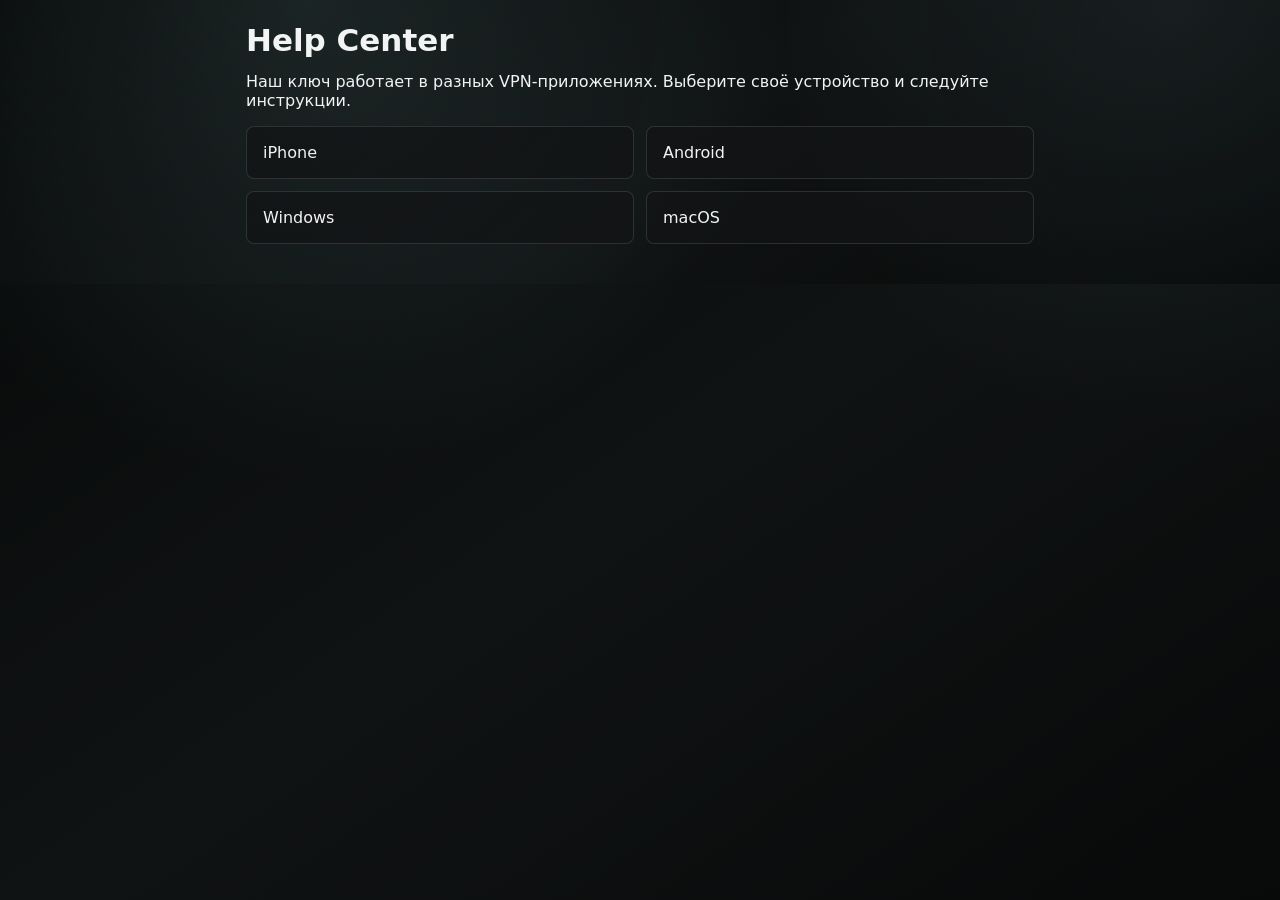
<file: static/help.html>
﻿<!doctype html><html lang="ru"><head><meta charset="utf-8"/><meta name="viewport" content="width=device-width, initial-scale=1"/><title>Help Center</title><link rel="stylesheet" href="/static/styles.css"/></head><body><main class="help-shell"><h1>Help Center</h1><p>Наш ключ работает в разных VPN-приложениях. Выберите своё устройство и следуйте инструкции.</p><section class="help-card-grid"><a class="help-card" href="/help/ios">iPhone</a><a class="help-card" href="/help/android">Android</a><a class="help-card" href="/help/windows">Windows</a><a class="help-card" href="/help/macos">macOS</a></section></main></body></html>
</file>
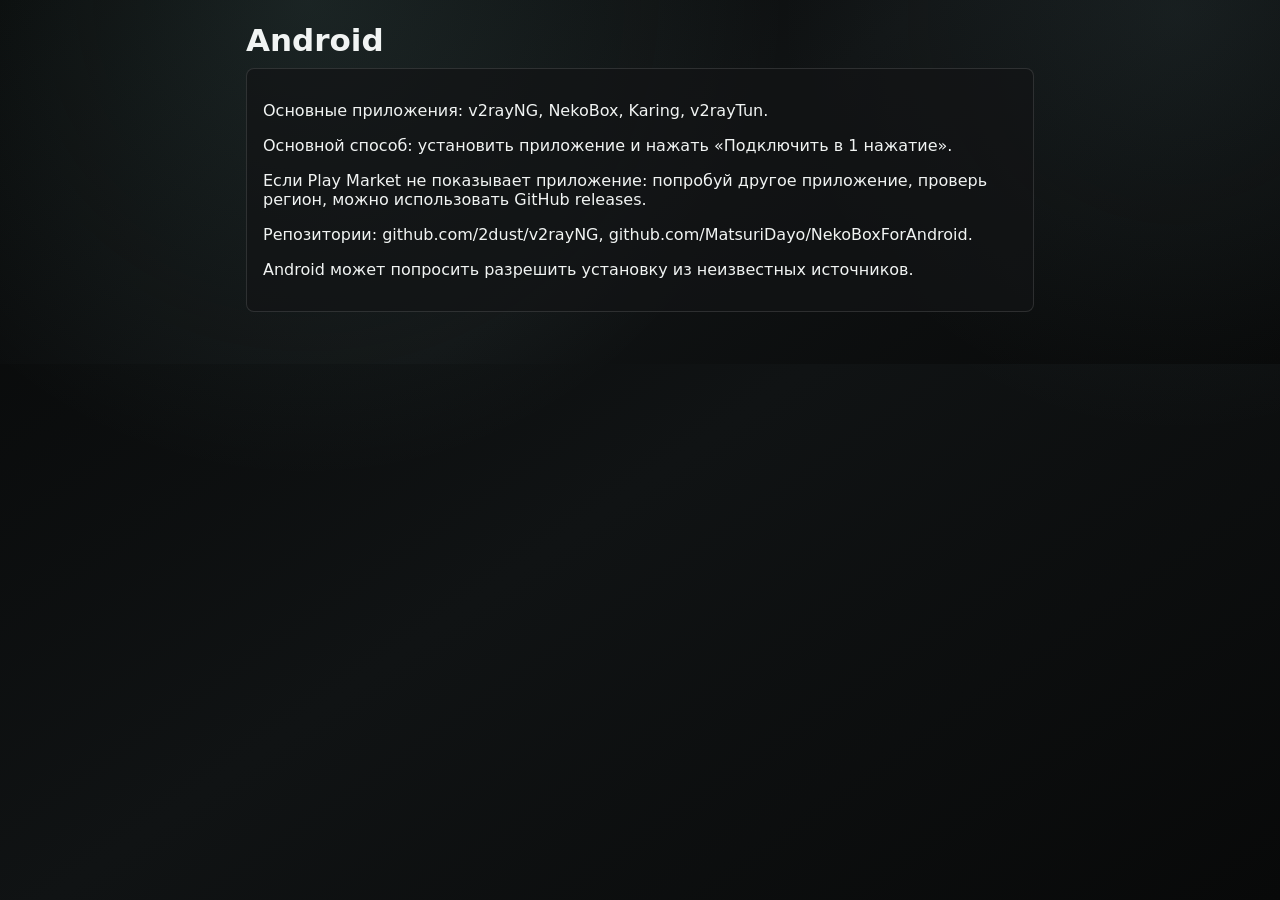
<file: static/help_android.html>
﻿<!doctype html><html lang="ru"><head><meta charset="utf-8"/><meta name="viewport" content="width=device-width, initial-scale=1"/><title>Android Help</title><link rel="stylesheet" href="/static/styles.css"/></head><body><main class="help-shell"><h1>Android</h1><div class="help-block"><p>Основные приложения: v2rayNG, NekoBox, Karing, v2rayTun.</p><p>Основной способ: установить приложение и нажать «Подключить в 1 нажатие».</p><p>Если Play Market не показывает приложение: попробуй другое приложение, проверь регион, можно использовать GitHub releases.</p><p>Репозитории: github.com/2dust/v2rayNG, github.com/MatsuriDayo/NekoBoxForAndroid.</p><p>Android может попросить разрешить установку из неизвестных источников.</p></div></main></body></html>
</file>
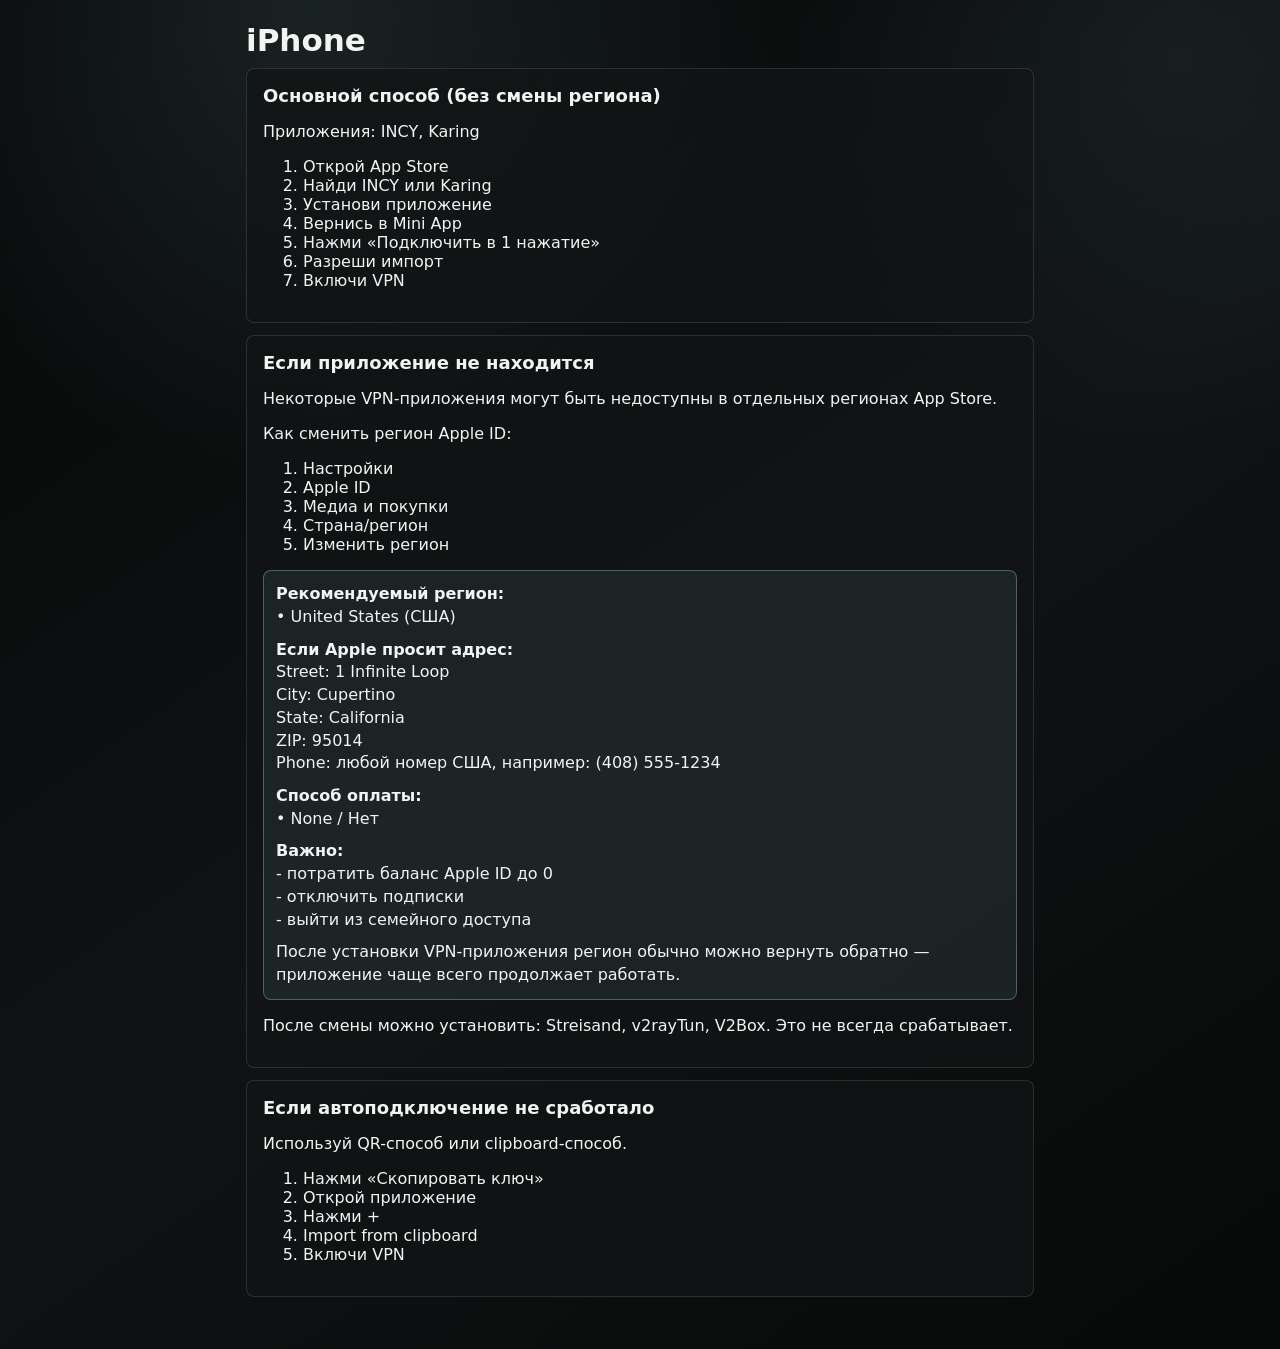
<file: static/help_ios.html>
﻿<!doctype html><html lang="ru"><head><meta charset="utf-8"/><meta name="viewport" content="width=device-width, initial-scale=1"/><title>iPhone Help</title><link rel="stylesheet" href="/static/styles.css"/></head><body><main class="help-shell"><h1>iPhone</h1><div class="help-block"><h2>Основной способ (без смены региона)</h2><p>Приложения: INCY, Karing</p><ol><li>Открой App Store</li><li>Найди INCY или Karing</li><li>Установи приложение</li><li>Вернись в Mini App</li><li>Нажми «Подключить в 1 нажатие»</li><li>Разреши импорт</li><li>Включи VPN</li></ol></div><div class="help-block"><h2>Если приложение не находится</h2><p>Некоторые VPN-приложения могут быть недоступны в отдельных регионах App Store.</p><p>Как сменить регион Apple ID:</p><ol><li>Настройки</li><li>Apple ID</li><li>Медиа и покупки</li><li>Страна/регион</li><li>Изменить регион</li></ol><div class="help-alert"><p><strong>Рекомендуемый регион:</strong><br>• United States (США)</p><p><strong>Если Apple просит адрес:</strong><br>Street: 1 Infinite Loop<br>City: Cupertino<br>State: California<br>ZIP: 95014<br>Phone: любой номер США, например: (408) 555-1234</p><p><strong>Способ оплаты:</strong><br>• None / Нет</p><p><strong>Важно:</strong><br>- потратить баланс Apple ID до 0<br>- отключить подписки<br>- выйти из семейного доступа</p><p>После установки VPN-приложения регион обычно можно вернуть обратно — приложение чаще всего продолжает работать.</p></div><p>После смены можно установить: Streisand, v2rayTun, V2Box. Это не всегда срабатывает.</p></div><div class="help-block"><h2>Если автоподключение не сработало</h2><p>Используй QR-способ или clipboard-способ.</p><ol><li>Нажми «Скопировать ключ»</li><li>Открой приложение</li><li>Нажми +</li><li>Import from clipboard</li><li>Включи VPN</li></ol></div></main></body></html>
</file>
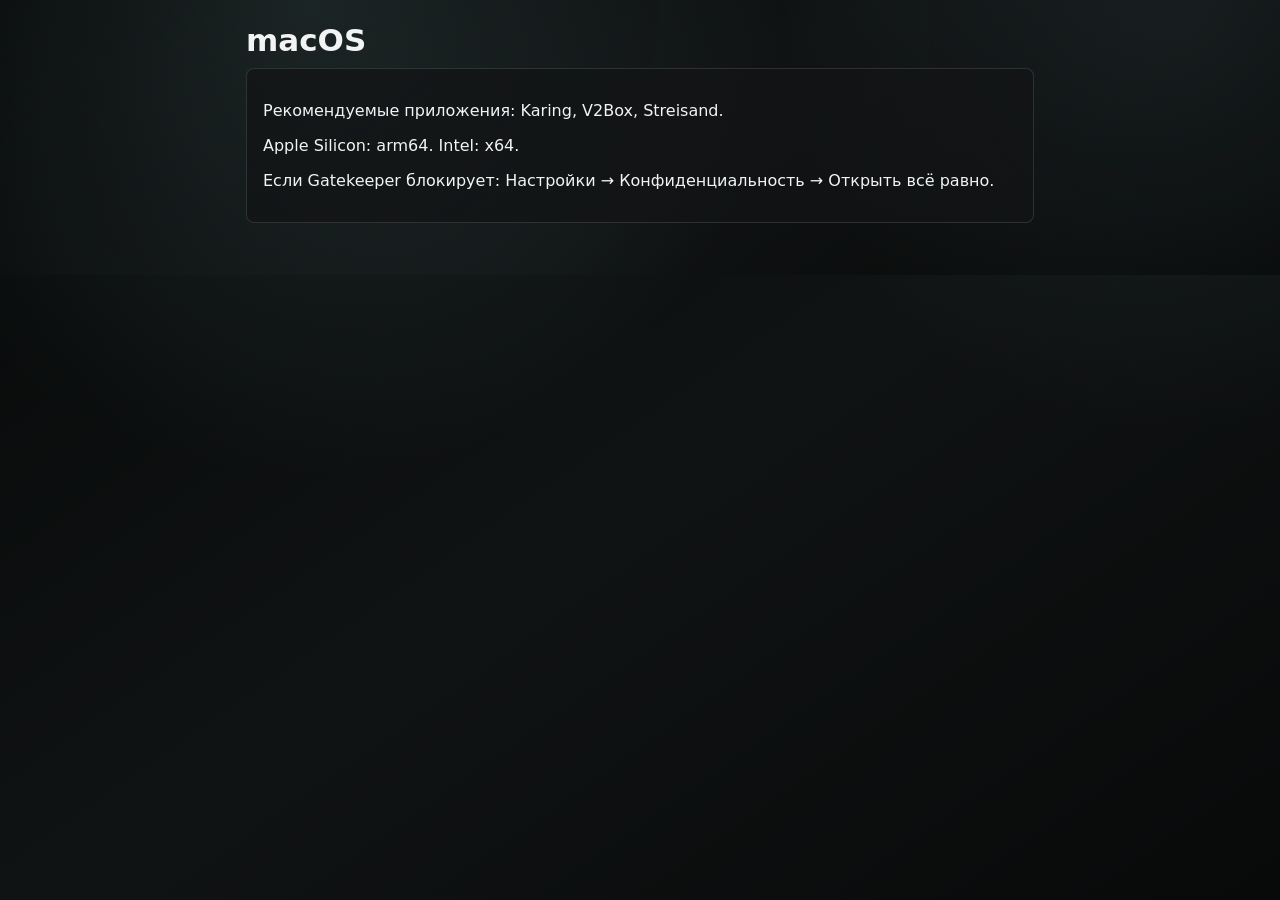
<file: static/help_macos.html>
﻿<!doctype html><html lang="ru"><head><meta charset="utf-8"/><meta name="viewport" content="width=device-width, initial-scale=1"/><title>macOS Help</title><link rel="stylesheet" href="/static/styles.css"/></head><body><main class="help-shell"><h1>macOS</h1><div class="help-block"><p>Рекомендуемые приложения: Karing, V2Box, Streisand.</p><p>Apple Silicon: arm64. Intel: x64.</p><p>Если Gatekeeper блокирует: Настройки → Конфиденциальность → Открыть всё равно.</p></div></main></body></html>
</file>
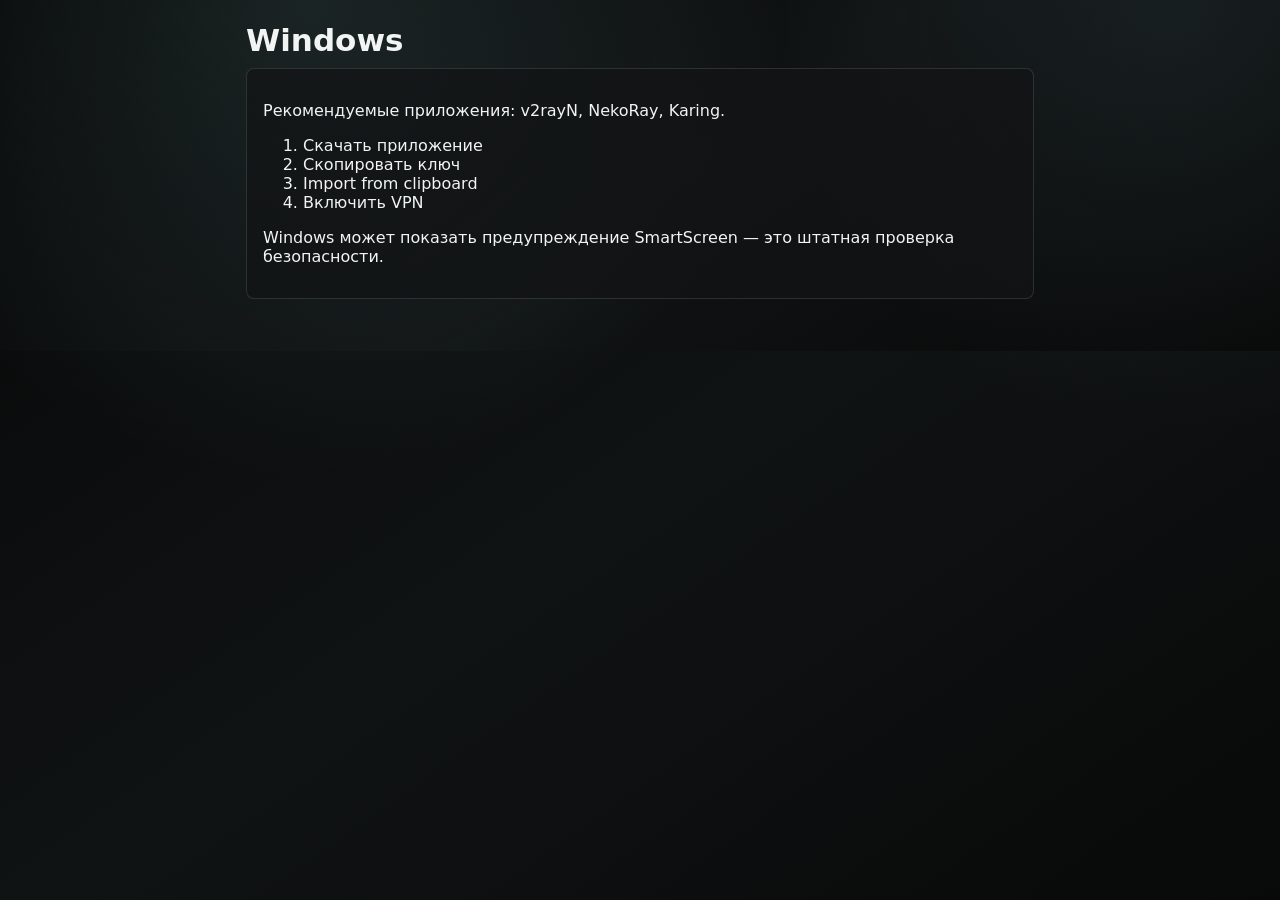
<file: static/help_windows.html>
﻿<!doctype html><html lang="ru"><head><meta charset="utf-8"/><meta name="viewport" content="width=device-width, initial-scale=1"/><title>Windows Help</title><link rel="stylesheet" href="/static/styles.css"/></head><body><main class="help-shell"><h1>Windows</h1><div class="help-block"><p>Рекомендуемые приложения: v2rayN, NekoRay, Karing.</p><ol><li>Скачать приложение</li><li>Скопировать ключ</li><li>Import from clipboard</li><li>Включить VPN</li></ol><p>Windows может показать предупреждение SmartScreen — это штатная проверка безопасности.</p></div></main></body></html>
</file>
<file: static/styles.css>
:root {
  color-scheme: dark;
  --bg: #070808;
  --panel: rgba(18, 20, 21, 0.72);
  --panel-strong: rgba(20, 23, 24, 0.94);
  --text: #f1f4f3;
  --muted: #8d9697;
  --cyan: #a7eee9;
  --blue: #91c9d0;
  --pink: #9e8fb0;
  --lime: #a8ead1;
  --danger: #ff6b6b;
  --line: rgba(255, 255, 255, 0.12);
  --shadow: 0 24px 70px rgba(0, 0, 0, 0.42);
  font-family: Inter, ui-sans-serif, system-ui, -apple-system, BlinkMacSystemFont, "Segoe UI", sans-serif;
}

* {
  box-sizing: border-box;
}

html,
body {
  margin: 0;
  min-height: 100%;
  background:
    radial-gradient(circle at 24% 0%, rgba(167, 238, 233, 0.11), transparent 30rem),
    radial-gradient(circle at 92% 4%, rgba(145, 201, 208, 0.08), transparent 25rem),
    linear-gradient(145deg, #060707 0%, #101314 52%, #080909 100%);
  color: var(--text);
}

button,
input {
  font: inherit;
}

button {
  border: 0;
  border-radius: 8px;
  background: linear-gradient(135deg, #dffbf7, #8fd3d5);
  color: #051010;
  cursor: pointer;
  font-weight: 800;
  min-height: 62px;
  padding: 0 20px;
  box-shadow: 0 14px 38px rgba(143, 211, 213, 0.16);
  transition: transform 180ms ease, filter 180ms ease, opacity 180ms ease;
}

button:active {
  transform: translateY(1px) scale(0.99);
}

button.secondary {
  background: rgba(255, 255, 255, 0.075);
  color: var(--text);
  border: 1px solid var(--line);
  box-shadow: none;
}

button.quiet {
  min-height: 48px;
  opacity: 0.88;
}

button.mini {
  min-height: 36px;
  padding: 0 12px;
  font-size: 13px;
}

.hidden {
  display: none !important;
}

.browser-placeholder {
  color: var(--text);
  display: none;
  min-height: 100vh;
  place-items: center;
  padding: 24px;
  text-align: center;
}

.landing-page {
  display: grid;
  min-height: 100vh;
  overflow: hidden;
  place-items: center;
  position: relative;
}

.landing-page::before {
  animation: landingGlow 9s ease-in-out infinite alternate;
  background:
    radial-gradient(circle at 30% 22%, rgba(167, 238, 233, 0.16), transparent 28rem),
    radial-gradient(circle at 76% 18%, rgba(158, 143, 176, 0.13), transparent 24rem);
  content: "";
  inset: -20%;
  position: absolute;
}

.landing-grid {
  animation: gridDrift 18s linear infinite;
  background-image:
    linear-gradient(rgba(255, 255, 255, 0.055) 1px, transparent 1px),
    linear-gradient(90deg, rgba(255, 255, 255, 0.055) 1px, transparent 1px);
  background-size: 42px 42px;
  inset: 0;
  mask-image: linear-gradient(to bottom, transparent, #000 18%, #000 74%, transparent);
  opacity: 0.32;
  position: absolute;
}

.landing-hero {
  padding: 28px 22px;
  position: relative;
  text-align: center;
  z-index: 2;
}

.landing-kicker {
  color: var(--cyan);
  font-size: 12px;
  font-weight: 800;
  letter-spacing: 0.18em;
  margin: 0 0 12px;
  text-transform: uppercase;
}

.landing-hero h1 {
  font-size: clamp(42px, 14vw, 82px);
  line-height: 0.95;
  margin: 0;
  text-shadow: 0 0 36px rgba(167, 238, 233, 0.16);
  white-space: normal;
}

.landing-subtitle {
  color: var(--muted);
  font-size: clamp(17px, 4.4vw, 22px);
  margin: 18px auto 26px;
  max-width: 340px;
}

.landing-button {
  align-items: center;
  background: linear-gradient(135deg, #dffbf7, #8fd3d5);
  border-radius: 8px;
  box-shadow: 0 18px 46px rgba(143, 211, 213, 0.2), 0 0 32px rgba(167, 238, 233, 0.1);
  color: #051010;
  display: inline-flex;
  font-weight: 900;
  justify-content: center;
  min-height: 58px;
  padding: 0 22px;
  text-decoration: none;
}

.landing-link-note {
  color: var(--muted);
  font-size: 14px;
  margin: 14px 0 0;
}

.landing-mascot {
  animation: mascotFloat 6s ease-in-out infinite;
  bottom: 6vh;
  filter: grayscale(0.18) saturate(0.95) drop-shadow(0 0 36px rgba(167, 238, 233, 0.12));
  max-width: 430px;
  opacity: 0.2;
  pointer-events: none;
  position: fixed;
  right: -120px;
  width: 86vw;
  z-index: 1;
}

@keyframes landingGlow {
  from {
    opacity: 0.72;
    transform: scale(1);
  }

  to {
    opacity: 1;
    transform: scale(1.06);
  }
}

@keyframes gridDrift {
  from {
    background-position: 0 0;
  }

  to {
    background-position: 42px 84px;
  }
}

@keyframes mascotFloat {
  0%,
  100% {
    transform: translate3d(0, 0, 0) rotate(-2deg);
  }

  50% {
    transform: translate3d(-8px, -18px, 0) rotate(1deg);
  }
}

button:disabled {
  cursor: progress;
  filter: saturate(0.5);
  opacity: 0.68;
}

button.danger {
  border-color: rgba(255, 107, 107, 0.35);
  color: #ffd6d6;
}

.app-shell {
  width: min(100%, 520px);
  margin: 0 auto;
  padding: calc(24px + env(safe-area-inset-top)) 18px calc(32px + env(safe-area-inset-bottom));
  position: relative;
  z-index: 1;
}

.topbar {
  align-items: center;
  display: flex;
  justify-content: space-between;
  margin: 8px 0 22px;
}

.brand-lockup {
  align-items: center;
  display: flex;
  gap: 12px;
  min-width: 0;
}

.brand-emblem {
  aspect-ratio: 1;
  border: 1px solid rgba(167, 238, 233, 0.18);
  border-radius: 8px;
  box-shadow: 0 0 28px rgba(167, 238, 233, 0.08);
  height: 54px;
  object-fit: cover;
  opacity: 0.88;
  width: 54px;
}

.mascot-watermark {
  bottom: 35%;
  filter: grayscale(0.25) saturate(0.85);
  left: 50%;
  max-width: 520px;
  opacity: 0.18;
  pointer-events: none;
  position: fixed;
  transform: translateX(-50%);
  width: 105vw;
  z-index: 0;
}

.eyebrow,
small,
.section-title span {
  color: var(--muted);
  letter-spacing: 0;
  margin: 0;
}

h1,
h2 {
  letter-spacing: 0;
  margin: 0;
}

h1 {
  font-size: 31px;
  line-height: 1.04;
  white-space: nowrap;
}

h2 {
  font-size: 18px;
}

.glass {
  background: var(--panel);
  border: 1px solid var(--line);
  border-radius: 8px;
  box-shadow: var(--shadow);
  backdrop-filter: blur(24px);
}

.status-panel {
  padding: 22px;
}

.status-orbit {
  align-items: center;
  display: flex;
  gap: 14px;
  margin-bottom: 14px;
}

.status-orbit.inactive span {
  background: var(--danger);
  box-shadow: 0 0 0 8px rgba(255, 107, 107, 0.09), 0 0 26px rgba(255, 107, 107, 0.55);
}

.status-orbit span {
  width: 18px;
  height: 18px;
  border-radius: 50%;
  background: var(--lime);
  box-shadow: 0 0 0 8px rgba(168, 234, 209, 0.08), 0 0 26px rgba(168, 234, 209, 0.38);
}

.expiry-line {
  color: var(--muted);
  font-size: 15px;
  margin: 0;
}

.device-card {
  background: rgba(255, 255, 255, 0.055);
  border: 1px solid var(--line);
  border-radius: 8px;
}

.actions {
  display: grid;
  gap: 11px;
  grid-template-columns: 1fr;
  margin: 16px 0 22px;
}

.access-actions {
  display: grid;
  gap: 11px;
  grid-template-columns: 1fr;
}

.key-panel {
  padding: 16px;
  margin-top: 14px;
}

.admin-panel {
  display: grid;
  gap: 12px;
  margin: 0 0 22px;
  padding: 16px;
}

.admin-sheet {
  max-height: min(86vh, 720px);
  overflow: auto;
}

.admin-users,
.admin-debug,
.admin-user-card {
  display: grid;
  gap: 10px;
}

.admin-debug,
.admin-user-row,
.admin-user-card {
  background: rgba(255, 255, 255, 0.055);
  border: 1px solid var(--line);
  border-radius: 8px;
  padding: 12px;
}

.admin-user-row {
  color: var(--text);
  display: grid;
  gap: 4px;
  min-height: 0;
  position: relative;
  text-align: left;
  touch-action: manipulation;
  width: 100%;
  -webkit-tap-highlight-color: transparent;
}

.admin-user-row * {
  pointer-events: none;
}

.admin-user-row.loading {
  opacity: 0.74;
}

.admin-user-row span,
.admin-meta {
  color: var(--muted);
  font-size: 13px;
  line-height: 1.45;
}

.admin-row-loader,
.admin-card-loader {
  color: var(--cyan);
  font-size: 13px;
}

.admin-card-loader {
  border: 2px solid rgba(255, 255, 255, 0.16);
  border-top-color: var(--cyan);
  border-radius: 50%;
  height: 26px;
  margin-top: 8px;
  width: 26px;
  animation: spin 850ms linear infinite;
}

.admin-actions {
  display: grid;
  gap: 8px;
  grid-template-columns: 1fr;
  margin-top: 12px;
}

.diagnostics summary {
  cursor: pointer;
  font-weight: 900;
  list-style: none;
  min-height: 44px;
  display: flex;
  align-items: center;
  touch-action: manipulation;
}

.diagnostics summary::-webkit-details-marker {
  display: none;
}

.diagnostics summary::after {
  content: "+";
  color: var(--cyan);
  margin-left: auto;
}

.diagnostics[open] summary::after {
  content: "-";
}

.diagnostics-grid {
  display: grid;
  gap: 6px;
  padding-top: 8px;
}

.section-title {
  align-items: center;
  display: flex;
  justify-content: space-between;
  gap: 12px;
  margin-bottom: 12px;
}

.qr-wrap {
  display: grid;
  min-height: 220px;
  place-items: center;
  padding: 10px 0 6px;
}

.qr-wrap img {
  background: #081019;
  border: 1px solid rgba(73, 245, 212, 0.25);
  border-radius: 8px;
  display: none;
  max-width: 210px;
  width: 72%;
}

.toast {
  background: var(--panel-strong);
  border: 1px solid var(--line);
  border-radius: 8px;
  bottom: 20px;
  box-shadow: var(--shadow);
  color: var(--text);
  left: 50%;
  opacity: 0;
  padding: 12px 14px;
  pointer-events: none;
  position: fixed;
  transform: translate(-50%, 16px);
  transition: opacity 180ms ease, transform 180ms ease;
  width: min(90vw, 360px);
  z-index: 20;
}

.modal {
  align-items: flex-end;
  display: flex;
  inset: 0;
  justify-content: center;
  padding: 18px;
  position: fixed;
  z-index: 30;
}

.modal-backdrop {
  background: rgba(0, 0, 0, 0.58);
  inset: 0;
  position: absolute;
}

.modal-sheet {
  max-width: 520px;
  padding: 18px;
  position: relative;
  width: 100%;
}

.modal-head {
  align-items: center;
  display: flex;
  justify-content: space-between;
  margin-bottom: 14px;
}

.icon-button {
  background: rgba(255, 255, 255, 0.08);
  border: 1px solid var(--line);
  box-shadow: none;
  color: var(--text);
  font-size: 24px;
  line-height: 1;
  min-height: 40px;
  padding: 0;
  width: 40px;
}

.device-tabs {
  display: grid;
  gap: 8px;
  grid-template-columns: repeat(3, 1fr);
  margin-bottom: 14px;
}

.tab {
  background: rgba(255, 255, 255, 0.07);
  border: 1px solid var(--line);
  box-shadow: none;
  color: var(--text);
  min-height: 44px;
  padding: 0 10px;
}

.tab.active {
  background: rgba(167, 238, 233, 0.16);
  border-color: rgba(167, 238, 233, 0.34);
}

.device-help {
  background: rgba(255, 255, 255, 0.055);
  border: 1px solid var(--line);
  border-radius: 8px;
  padding: 16px;
}

.device-help p {
  line-height: 1.5;
  margin: 0 0 12px;
}

.device-help h3 {
  font-size: 15px;
  margin: 18px 0 8px;
}

.device-help ol {
  margin: 0 0 12px 20px;
  padding: 0;
}

.device-help li {
  line-height: 1.5;
  margin-bottom: 6px;
}

.device-help span {
  color: var(--muted);
  display: block;
  font-size: 14px;
}

.app-links {
  display: grid;
  gap: 8px;
  margin-bottom: 14px;
}

.app-link {
  align-items: center;
  background: rgba(255, 255, 255, 0.075);
  border: 1px solid var(--line);
  border-radius: 8px;
  color: var(--text);
  display: flex;
  font-weight: 800;
  min-height: 48px;
  padding: 0 12px;
  text-decoration: none;
}

.app-link.placeholder {
  justify-content: flex-start;
  min-height: 48px;
  opacity: 0.7;
  width: 100%;
}

.plans-list {
  display: grid;
  gap: 10px;
}

.plan-button {
  align-items: center;
  background: rgba(255, 255, 255, 0.075);
  border: 1px solid var(--line);
  box-shadow: none;
  color: var(--text);
  display: flex;
  justify-content: space-between;
  min-height: 64px;
  text-align: left;
}

.plan-button strong {
  color: var(--cyan);
}

.no-slots {
  background: rgba(255, 255, 255, 0.055);
  border: 1px solid var(--line);
  border-radius: 8px;
  display: grid;
  gap: 10px;
  padding: 16px;
}

.no-slots span {
  color: var(--muted);
  line-height: 1.45;
}

.toast.show {
  opacity: 1;
  transform: translate(-50%, 0);
}

@keyframes spin {
  to {
    transform: rotate(360deg);
  }
}

@media (max-width: 390px) {
  h1 {
    font-size: 26px;
  }

  .brand-emblem {
    height: 48px;
    width: 48px;
  }
}
.onboarding-panel { padding: 16px; margin: 0 0 16px; }
.onboarding-panel p { margin: 8px 0; color: var(--text); line-height: 1.45; }
.onboarding-panel ol { margin: 8px 0 10px 20px; }
.onboarding-panel li { margin-bottom: 6px; }
.help-shell { width: min(100%, 820px); margin: 0 auto; padding: 24px 16px 40px; }
.help-card-grid { display: grid; gap: 12px; grid-template-columns: repeat(2, minmax(0,1fr)); }
.help-card { display:block; text-decoration:none; color:var(--text); background: var(--panel); border:1px solid var(--line); border-radius: 8px; padding:16px; }
.help-block { background: var(--panel); border:1px solid var(--line); border-radius:8px; padding:16px; margin: 12px 0; }
@media (max-width: 560px){ .help-card-grid{grid-template-columns:1fr;} }
.help-alert { background: rgba(167, 238, 233, 0.08); border: 1px solid rgba(167, 238, 233, 0.32); border-radius: 8px; padding: 12px; margin: 10px 0 12px; }
.help-alert p { margin: 0 0 10px; line-height: 1.42; }
.help-alert p:last-child { margin-bottom: 0; }
</file>
